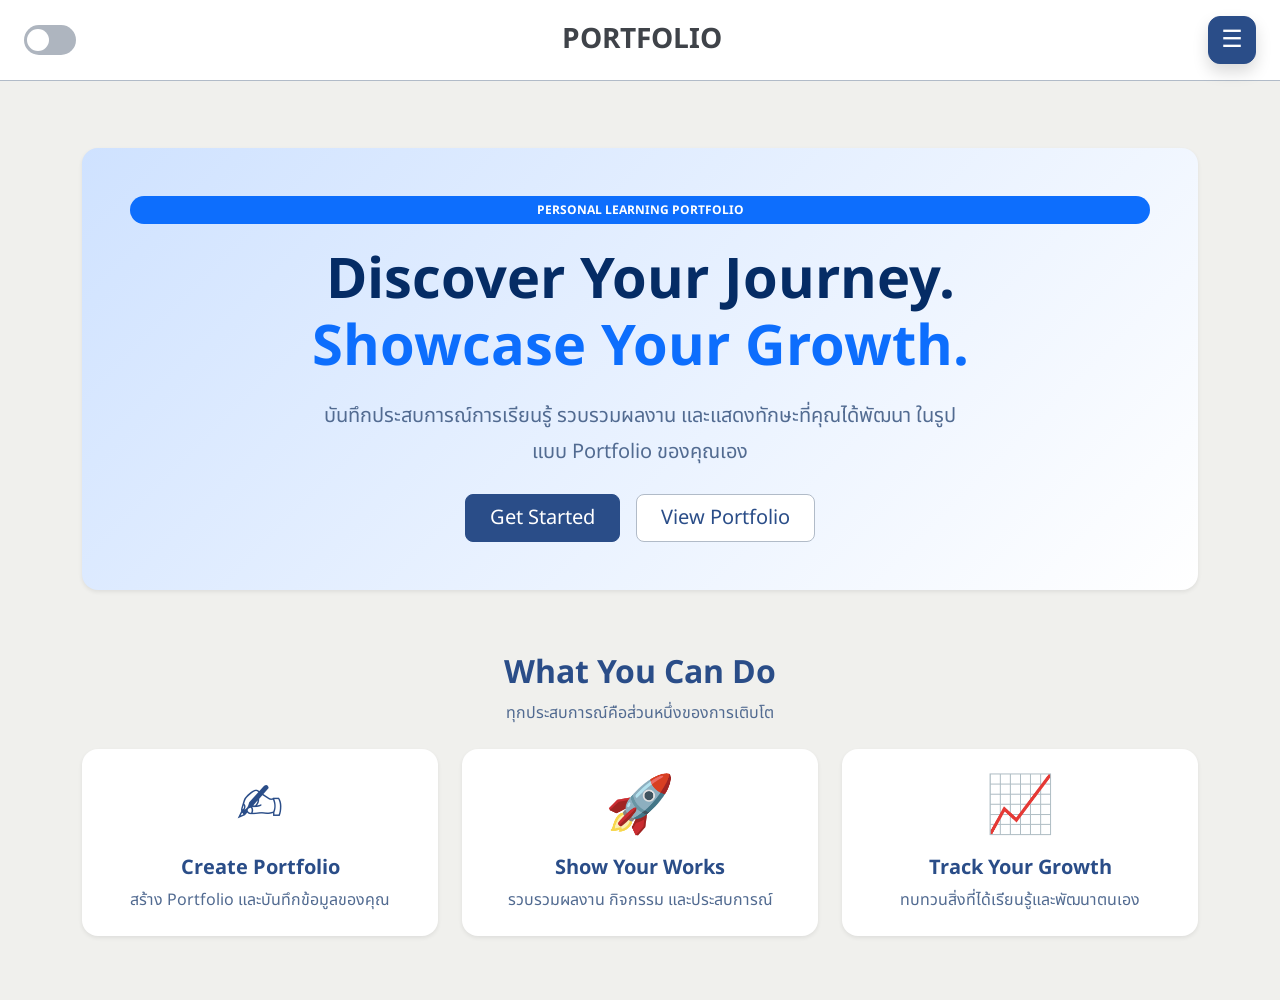
<file: index.html>
<!DOCTYPE html>
<html lang="th">
<head>
    <meta charset="UTF-8">
    <meta name="viewport" content="width=device-width, initial-scale=1">
    <title>PowerUP-TeamProject</title>

    <link rel="preconnect" href="https://fonts.googleapis.com">
    <link rel="preconnect" href="https://fonts.gstatic.com" crossorigin>
    <link href="https://fonts.googleapis.com/css2?family=Noto+Sans+Thai:wght@400;500;700&display=swap" rel="stylesheet">
    <link href="https://cdn.jsdelivr.net/npm/bootstrap@5.3.3/dist/css/bootstrap.min.css" rel="stylesheet">
    <link rel="stylesheet" href="css/style.css">
</head>

<body>
    <!-- <header class="d-flex flex-wrap align-items-center justify-content-between gap-3 px-4 py-3 bg-body border-bottom"> -->
    <header class="d-flex align-items-center justify-content-between gap-3 px-4 py-3 bg-body border-bottom position-fixed top-0 start-0 w-100 site-navbar">
        <button type="button" class="theme-toggle d-flex align-items-center" id="themeToggle" role="switch" aria-checked="false" aria-label="โหมดมืด" title="เปิดโหมดมืด">
            <span class="theme-toggle-thumb" aria-hidden="true"></span>
        </button>
        <h1 class="h3 fw-bold mb-0 text-body-emphasis">PORTFOLIO</h1>
        
        <button
            type="button"
            id="topNav"
            class="btn btn-primary shadow flex-shrink-0"
            style="z-index: 1040; width: 48px; height: 48px;"
            data-bs-toggle="offcanvas"
            data-bs-target="#pageMenu"
            aria-controls="pageMenu"
            aria-label="เปิดเมนู">
            <span class="fs-4">☰</span>
        </button>
    </header>

    
    <!-- Side Navigation -->
    <div
        class="offcanvas offcanvas-end text-bg-body"
        tabindex="-1"
        id="pageMenu"
        aria-labelledby="pageMenuLabel"
        data-bs-theme="auto">

        <div class="offcanvas-header border-bottom">
            <h5 class="offcanvas-title fw-bold" id="pageMenuLabel">
                MENU
            </h5>

            <button
                type="button"
                class="btn-close"
                data-bs-dismiss="offcanvas"
                aria-label="ปิด">
            </button>
        </div>

        <div class="offcanvas-body">
            <nav class="d-grid gap-3">

                <button type="button"
                    class="btn btn-outline-primary text-start fw-bold"
                    data-page="homePage"
                    data-bs-dismiss="offcanvas">
                    🏠 HOME
                </button>

                <button type="button"
                    class="btn btn-outline-primary text-start fw-bold"
                    data-page="createPage"
                    data-bs-dismiss="offcanvas">
                    ✍️ สร้าง Portfolio
                </button>

                <button type="button"
                    class="btn btn-outline-primary text-start fw-bold"
                    data-page="portfolioPage"
                    data-bs-dismiss="offcanvas">
                    📁 PORTFOLIO
                </button>

                <a href="Game/game.html"
                    class="btn btn-primary text-start fw-bold">
                    🎮 เล่น Blackjack
                </a>

            </nav>
        </div>
    </div>
    <!-- End Side Navigation -->


    <div class="container-fluid p-3 p-md-4">
    <!-- HOME PAGE -->
        <main id="homePage" class="container py-4 py-md-5">

            <!-- Hero Section -->
            <section class="home-hero bg-primary-subtle text-primary-emphasis rounded-4 p-4 p-md-5 text-center shadow-sm mb-5">

                <span class="badge text-bg-primary rounded-pill px-3 py-2 mb-4">
                    PERSONAL LEARNING PORTFOLIO
                </span>

                <h1 class="display-4 fw-bold mb-3">
                    Discover Your Journey.
                    <br>
                    <span class="text-primary">Showcase Your Growth.</span>
                </h1>

                <p class="fs-5 text-body-secondary mx-auto mb-4 home-description">
                    บันทึกประสบการณ์การเรียนรู้ รวบรวมผลงาน
                    และแสดงทักษะที่คุณได้พัฒนา
                    ในรูปแบบ Portfolio ของคุณเอง
                </p>

                <div class="d-flex flex-wrap justify-content-center gap-3">
                    <button type="button"
                        class="btn btn-primary btn-lg px-4"
                        data-page="createPage">
                        Get Started
                    </button>

                    <button type="button"
                        class="btn btn-outline-primary btn-lg px-4"
                        data-page="portfolioPage">
                        View Portfolio
                    </button>
                </div>
            </section>

            <!-- Features Section -->
            <section class="py-3">

                <div class="text-center mb-4">
                    <h2 class="fw-bold">What You Can Do</h2>
                    <p class="text-body-secondary">
                        ทุกประสบการณ์คือส่วนหนึ่งของการเติบโต
                    </p>
                </div>

                <div class="row row-cols-1 row-cols-md-3 g-4">

                    <!-- Feature 1 -->
                    <div class="col">
                        <div class="card h-100 border-0 shadow-sm rounded-4 text-center">
                            <div class="card-body p-4">
                                <div class="display-4 mb-3">✍️</div>
                                <h5 class="card-title fw-bold">Create Portfolio</h5>
                                <p class="card-text text-body-secondary">
                                    สร้าง Portfolio และบันทึกข้อมูลของคุณ
                                </p>
                            </div>
                        </div>
                    </div>

                    <!-- Feature 2 -->
                    <div class="col">
                        <div class="card h-100 border-0 shadow-sm rounded-4 text-center">
                            <div class="card-body p-4">
                                <div class="display-4 mb-3">🚀</div>
                                <h5 class="card-title fw-bold">Show Your Works</h5>
                                <p class="card-text text-body-secondary">
                                    รวบรวมผลงาน กิจกรรม และประสบการณ์
                                </p>
                            </div>
                        </div>
                    </div>

                    <!-- Feature 3 -->
                    <div class="col">
                        <div class="card h-100 border-0 shadow-sm rounded-4 text-center">
                            <div class="card-body p-4">
                                <div class="display-4 mb-3">📈</div>
                                <h5 class="card-title fw-bold">Track Your Growth</h5>
                                <p class="card-text text-body-secondary">
                                    ทบทวนสิ่งที่ได้เรียนรู้และพัฒนาตนเอง
                                </p>
                            </div>
                        </div>
                    </div>

                </div>
            </section>

        </main>
        <!-- END HOME PAGE -->

        <div class="row g-4 align-items-stretch">

            <!-- หน้า: สร้าง Portfolio -->
            <aside class="col-lg-4 create-panel d-flex flex-column" id="createPage" hidden>
                <div class="card bg-body-tertiary rounded-4 p-4">
                    <h2 class="h5 fw-bold text-body-emphasis mb-3">Create Portfolio</h2>
                    <!-- <p class="d-flex align-items-center gap-2 small fw-medium text-body-emphasis mb-3">
                        PORTFOLIO ที่บันทึกแล้ว
                        <span class="badge bg-dark" id="countBadge">0</span>
                        รายการ
                    </p>
                    <ul class="portfolio-list list-unstyled mb-4" id="createPortfolioList" aria-label="รายการ Portfolio ที่บันทึกแล้ว"></ul> -->

                    <form id="portfolioForm" novalidate>
                        <div class="field mb-3">
                            <label for="displayName" class="form-label">Name <span class="text-primary">*</span></label>
                            <div class="control">
                                <input type="text" id="displayName" class="form-control" placeholder="ระบุชื่อจริงหรือนามแฝง" required>
                            </div>
                            <div class="error-msg invalid-feedback">โปรดระบุชื่อที่ต้องการแสดง</div>
                        </div>

                        <div class="field mb-3">
                            <label for="enjoy" class="form-label">What I Enjoy <span class="text-primary">*</span></label>
                            <div class="control">
                                <textarea id="enjoy" class="form-control" rows="2" required placeholder="ระบุสิ่งที่คุณชื่นชอบ"></textarea>
                            </div>
                            <div class="error-msg invalid-feedback">โปรดระบุสิ่งที่คุณชอบทำ</div>
                        </div>

                        <div class="field mb-3">
                            <label for="tried" class="form-label">What I've Tried <span class="text-primary">*</span></label>
                            <div class="control">
                                <textarea id="tried" class="form-control" rows="2" required placeholder="ระบุสิ่งที่คุณเคยลองทำ"></textarea>
                            </div>
                            <div class="error-msg invalid-feedback">โปรดระบุสิ่งที่คุณเคยลองทำ</div>
                        </div>

                        <div class="field mb-3">
                            <label for="curious" class="form-label">What I'm Curious About <span class="text-primary">*</span></label>
                            <div class="control">
                                <textarea id="curious" class="form-control" rows="2" required placeholder="ระบุสิ่งที่คุณสนใจหรืออยากรู้เพิ่ม"></textarea>
                            </div>
                            <div class="error-msg invalid-feedback">โปรดระบุสิ่งที่คุณสนใจหรืออยากรู้เพิ่ม</div>
                        </div>

                        <button type="submit" class="btn btn-primary w-100 mt-2 py-2">บันทึก Portfolio</button>
                    </form>
                </div>
                <!-- กล่อง: Import Portfolio -->
                <div class="card bg-body-tertiary rounded-4 p-4 mt-4 flex-grow-1">
                    <h2 class="h5 fw-bold text-body-emphasis mb-3">Import Portfolio</h2>
                    <div class="mb-3">
                        <label for="importFile" class="form-label">เลือกไฟล์ .json (Upload File):</label>
                        <input type="file" id="importFile" class="form-control" accept=".json,application/json">
                    </div>

                    <div class="mb-3">
                        <label for="importJson" class="form-label">หรือวางข้อความ JSON (Paste JSON):</label>
                        <textarea id="importJson" class="form-control" rows="5" placeholder="วาง Portfolio JSON ที่นี่"></textarea>
                    </div>

                    <p class="text-danger small mb-3" id="importError" hidden></p>

                    <button type="button" class="btn btn-primary w-100 py-2 mt-auto" id="validateImportBtn">ตรวจสอบ JSON</button>
                </div>
            </aside>

            <div class="col-lg-8 create-content" hidden>
                <section class="card bg-body-tertiary rounded-4 p-4 h-100">
                    <h2 class="h4 mb-4">Create Portfolio Item</h2>

                    <form id="item-form" novalidate>
                        <div class="row g-3">
                            <div class="col-md-6">
                                <label for="title" class="form-label">Title <span class="text-danger">*</span></label>
                                <input type="text" id="title" name="title" class="form-control" required placeholder="ระบุชื่อผลงาน">
                                <div class="invalid-feedback">โปรดระบุชื่อผลงาน</div>
                            </div>

                            <div class="col-md-6">
                                <label for="type" class="form-label">Type <span class="text-danger">*</span></label>
                                <select id="type" name="type" class="form-select" required>
                                    <option value="">เลือกประเภท</option>
                                    <option value="Course Assignment">Course Assignment</option>
                                    <option value="Personal Project">Personal Project</option>
                                    <option value="Activity">Activity</option>
                                    <option value="Workshop">Workshop</option>
                                    <option value="Volunteer">Volunteer</option>
                                    <option value="Other">Other</option>
                                </select>
                                <div class="invalid-feedback">โปรดเลือกประเภท</div>
                            </div>

                            <div class="col-12" id="otherTypeField" hidden>
                                <label for="otherType" class="form-label">ระบุประเภทอื่น ๆ <span class="text-danger">*</span></label>
                                <input type="text" id="otherType" name="otherType" class="form-control" placeholder="พิมพ์รายละเอียดประเภทผลงาน">
                                <div class="invalid-feedback">โปรดระบุประเภทผลงาน</div>
                            </div>

                            <div class="col-md-6">
                                <label for="date" class="form-label">Date <span class="text-danger">*</span></label>
                                <input type="date" id="date" name="date" class="form-control" required>
                                <div class="invalid-feedback">โปรดเลือกวันที่ (ต้องไม่เป็นวันในอนาคต)</div>
                            </div>

                            <div class="col-md-6">
                                <label for="role" class="form-label">Role <span class="text-danger">*</span></label>
                                <input type="text" id="role" name="role" class="form-control" required placeholder="ระบุหน้าที่">
                                <div class="invalid-feedback">โปรดระบุหน้าที่</div>
                            </div>

                            <div class="col-12">
                                <label for="skills" class="form-label">Skills <span class="text-danger">*</span></label>
                                <input type="text" id="skills" name="skills" class="form-control" placeholder="ระบุทักษะที่ใช้" required>
                                <div class="invalid-feedback">โปรดระบุทักษะที่ใช้</div>
                            </div>

                            <div class="col-12">
                                <label for="description" class="form-label">Description <span class="text-danger">*</span></label>
                                <textarea id="description" name="description" class="form-control" rows="4" required placeholder="ระบุรายละเอียดงาน"></textarea>
                                <div class="invalid-feedback">โปรดระบุรายละเอียดงาน</div>
                            </div>
                        </div>

                        <h3 class="h5 mt-4 mb-3">Reflection</h3>

                        <div class="row g-3">
                            <div class="col-md-6">
                                <label for="whatIDid" class="form-label">What I did <span class="text-danger">*</span></label>
                                <textarea id="whatIDid" name="whatIDid" class="form-control" rows="4" required placeholder="ระบุสิ่งที่ทำ"></textarea>
                                <div class="invalid-feedback">โปรดระบุสิ่งที่ทำ</div>
                            </div>

                            <div class="col-md-6">
                                <label for="whatILearned" class="form-label">What I learned <span class="text-danger">*</span></label>
                                <textarea id="whatILearned" name="whatILearned" class="form-control" rows="4" required placeholder="ระบุสิ่งที่เรียนรู้"></textarea>
                                <div class="invalid-feedback">โปรดระบุสิ่งที่เรียนรู้</div>
                            </div>

                            <div class="col-md-6">
                                <label for="challenge" class="form-label">Challenge <span class="text-danger">*</span></label>
                                <textarea id="challenge" name="challenge" class="form-control" rows="4" required placeholder="ระบุความท้าทาย"></textarea>
                                <div class="invalid-feedback">โปรดระบุความท้าทาย</div>
                            </div>

                            <div class="col-md-6">
                                <label for="nextStep" class="form-label">Next step <span class="text-danger">*</span></label>
                                <textarea id="nextStep" name="nextStep" class="form-control" rows="4" required placeholder="ระบุสิ่งที่ต้องการทำต่อในอนาคต"></textarea>
                                <div class="invalid-feedback">โปรดระบุสิ่งที่ต้องการทำต่อ</div>
                            </div>

                            <div class="col-12">
                                <label for="evidence" class="form-label mb-0">Evidence <span class="text-danger">*</span></label>
                                <div class="form-text mt-0 mb-2">ลิงก์ต้องขึ้นต้นด้วย http:// หรือ https://</div>
                                <textarea id="evidence" name="evidence" class="form-control" rows="4" placeholder="ระบุลิงก์หลักฐาน" required></textarea>
                                <div class="invalid-feedback">ต้องมีอย่างน้อย 1 ลิงก์ และทุกบรรทัดต้องขึ้นต้นด้วย http:// หรือ https://</div>
                            </div>
                        </div>

                        <div class="d-flex flex-column flex-sm-row gap-2 mt-4">
                            <button type="submit" class="btn btn-primary px-4">บันทึก Portfolio Item</button>
                            <button type="reset" class="btn btn-link reset-button">ล้างฟอร์ม</button>
                        </div>
                    </form>
                </section>
            </div>

            <!-- หน้า: ดู Portfolio -->
            <aside class="col-lg-4 portfolio-panel" id="portfolioPage" hidden>
                <div class="card bg-body-tertiary rounded-4 p-4">
                    <h2 class="h5 fw-bold text-body-emphasis d-flex align-items-center gap-2 mb-3">
                        PORTFOLIO ที่บันทึกแล้ว
                        <span class="badge bg-dark" id="portfolioCountBadge">0</span>
                        รายการ
                    </h2>
                    <ul class="portfolio-list list-unstyled mb-0" id="portfolioList"></ul>
                </div>
            </aside>

            <div class="col-lg-8 portfolio-content" hidden>
                <main class="card bg-body rounded-4 p-4 mb-4" aria-live="polite">
                    <p class="text-body-secondary py-4 mb-0" id="emptyState" hidden>ยังไม่มี Portfolio</p>

                    <div id="detailContent" hidden>
                        <div class="d-flex flex-column flex-md-row justify-content-between align-items-start gap-3 mb-3">
                            <h1 class="fs-2 fw-normal text-break mb-0" id="detailTitle"></h1>
                            <button type="button" class="btn btn-sm btn-outline-danger flex-shrink-0" id="deleteBtn">ลบ Portfolio</button>
                        </div>

                        <section class="mt-3">
                            <h3 class="small fw-bold text-uppercase text-body-emphasis mb-0">What I Enjoy</h3>
                            <p class="text-break mb-0" id="detailEnjoy"></p>
                        </section>

                        <section class="mt-3">
                            <h3 class="small fw-bold text-uppercase text-body-emphasis mb-0">What I've Tried</h3>
                            <p class="text-break mb-0" id="detailTried"></p>
                        </section>

                        <section class="mt-3">
                            <h3 class="small fw-bold text-uppercase text-body-emphasis mb-0">What I'm Curious About</h3>
                            <p class="text-break mb-0" id="detailCurious"></p>
                        </section>
                    </div>
                </main>

                <section class="card bg-body rounded-3 p-4">
                    <h2 class="h4 text-body-emphasis mb-4">
                        PORTFOLIO ITEMS
                        <span class="badge bg-dark" id="itemCount">0</span>
                    </h2>
                    <div class="items-container" id="itemsContainer"></div>
                </section>
            </div>
        </div>
    </div>

    <script src="https://cdn.jsdelivr.net/npm/bootstrap@5.3.3/dist/js/bootstrap.bundle.min.js"></script>
    <script src="script.js"></script>
</body>
</html>
</file>
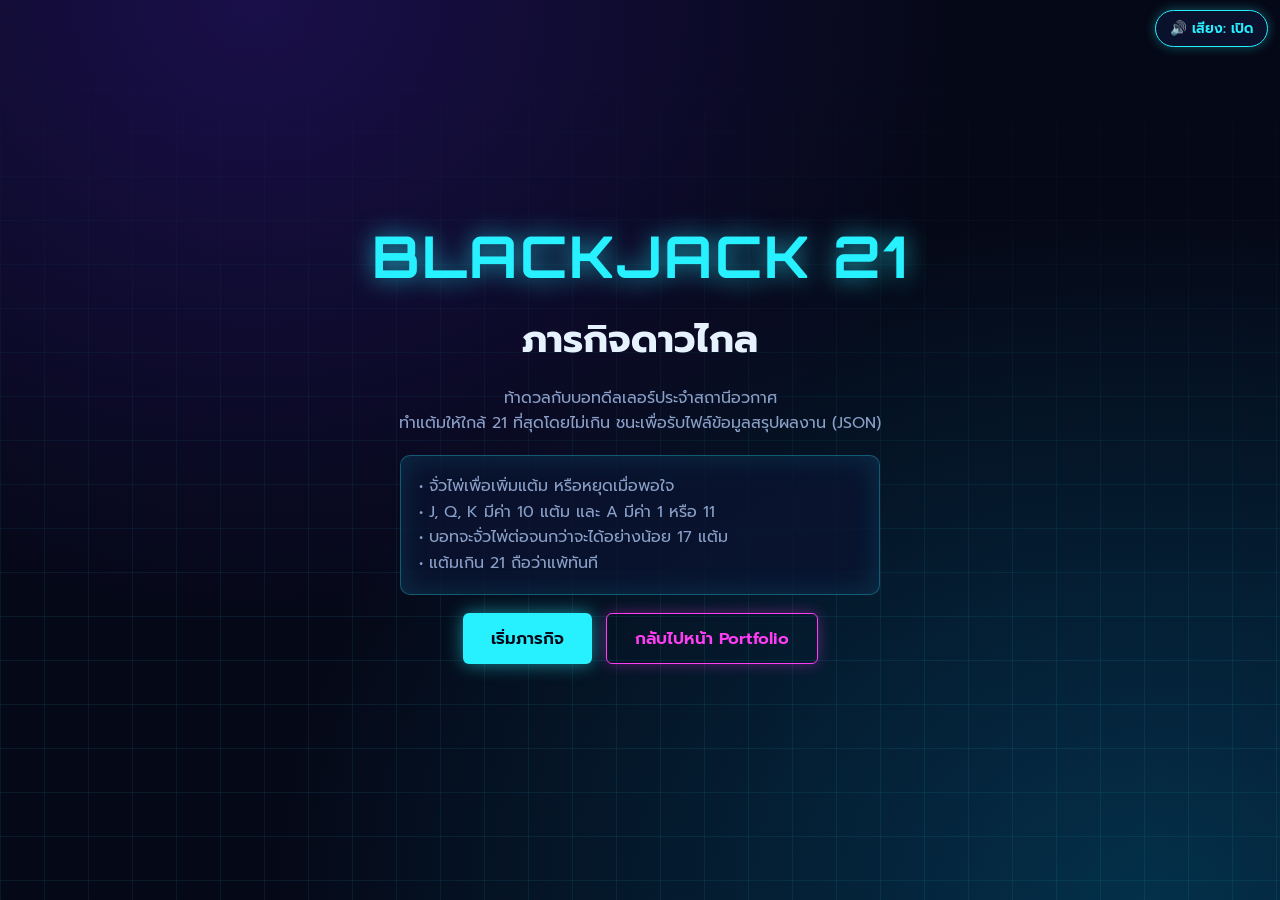
<file: Game/game.html>
<!DOCTYPE html>
<html lang="th">
<head>
<meta charset="utf-8">
<meta name="viewport" content="width=device-width, initial-scale=1, viewport-fit=cover">
<title>แบล็กแจ็ก: ภารกิจดาวไกล</title>
<link href="https://fonts.googleapis.com/css2?family=Orbitron:wght@600;900&family=Prompt:wght@400;600&display=swap" rel="stylesheet">
<link rel="stylesheet" href="game.css">
</head>
<body>
<button id="snd" aria-label="เปิดหรือปิดเสียง">🔊 เสียง: เปิด</button>

<section class="screen on" id="start">
  <h1>BLACKJACK 21</h1>
  <h2>ภารกิจดาวไกล</h2>
  <p>ท้าดวลกับบอทดีลเลอร์ประจำสถานีอวกาศ<br>ทำแต้มให้ใกล้ 21 ที่สุดโดยไม่เกิน ชนะเพื่อรับไฟล์ข้อมูลสรุปผลงาน (JSON)</p>
  <div class="panel" style="max-width:480px;text-align:left">
    <p>• จั่วไพ่เพื่อเพิ่มแต้ม หรือหยุดเมื่อพอใจ<br>• J, Q, K มีค่า 10 แต้ม และ A มีค่า 1 หรือ 11<br>• บอทจะจั่วไพ่ต่อจนกว่าจะได้อย่างน้อย 17 แต้ม<br>• แต้มเกิน 21 ถือว่าแพ้ทันที</p>
  </div>
  <div class="row"><button class="btn" id="startBtn">เริ่มภารกิจ</button><a class="btn alt" href="../index.html" id="toPortfolioStart">กลับไปหน้า Portfolio</a></div>
</section>

<section class="screen" id="game">
  <h2>BLACKJACK</h2><div class="card back" id="deck" aria-hidden="true">?</div>
  <div class="panel zone"><h3>บอทดีลเลอร์ <span class="score" id="ds">0</span></h3><div class="hand" id="dh"></div></div>
  <div id="status"></div>
  <div class="panel zone"><h3>ผู้เล่น <span class="score" id="ps">0</span></h3><div class="hand" id="ph"></div></div>
  <div class="row"><button class="btn go" id="hit">จั่วไพ่</button><button class="btn alt" id="stand">หยุด</button></div>
</section>

<section class="screen lose" id="lose">
  <h2>ภารกิจล้มเหลว</h2>
  <p id="loseMsg"></p>
  <div class="row"><button class="btn go" id="again1">เล่นอีกรอบ</button><button class="btn alt" id="quit">ออก</button><a class="btn alt" href="../index.html" id="toPortfolioLose">กลับไปหน้า Portfolio</a></div>
</section>

<section class="screen" id="draw">
  <h2>เสมอกัน</h2>
  <p>แต้มเท่ากับบอท ยังไม่มีผู้ชนะ ลองอีกครั้ง</p>
  <div class="row"><button class="btn go" id="again2">เล่นรอบใหม่</button><a class="btn alt" href="../index.html" id="toPortfolioDraw">กลับไปหน้า Portfolio</a></div>
</section>

<section class="screen" id="bye">
  <h2>ขอบคุณที่ร่วมภารกิจ</h2>
  <p>แล้วพบกันใหม่ นักบินอวกาศ</p>
  <button class="btn" id="home">กลับหน้าแรก</button>
</section>

<section class="screen win" id="win">
  <h2>ภารกิจสำเร็จ! คุณชนะ</h2>
  <p id="winMsg"></p>
  <p>กรอกชื่อ-นามสกุลของคุณเพื่อบันทึกข้อมูลลงในไฟล์ Portfolio JSON</p>
  <div class="fields">
    <div><label for="fullName">ชื่อ-นามสกุล</label><input id="fullName" maxlength="80" autocomplete="name" placeholder="เช่น สมชาย มีสุข"></div>
    <div id="err" role="alert"></div>
    <button class="btn" id="mk">สร้างและดาวน์โหลดไฟล์ .json</button>
  </div>
</section>

<section class="screen" id="result">
  <h2>บันทึกข้อมูลสำเร็จ</h2>
  <p id="dlMsg">ไฟล์ Portfolio JSON ของคุณพร้อมดาวน์โหลดแล้ว</p>
  <div class="row">
    <button class="btn go" id="dl">ดาวน์โหลดไฟล์ .json</button>
    <button class="btn alt" id="again3">เล่นอีกรอบ</button>
    <a class="btn alt" href="../index.html" id="toPortfolioCert">กลับไปหน้า Portfolio</a>
  </div>
</section>

<script src="game.js"></script>
</body>
</html>
</file>
<file: Game/game.css>
:root{--bg:#050816;--panel:#0b1330cc;--cyan:#27f0ff;--pink:#ff3df2;--lime:#7dff9a;--red:#ff4d6d;--txt:#e6f3ff;--mut:#8aa0c8;color-scheme:dark;box-sizing:border-box;padding-top:env(safe-area-inset-top,0px);padding-bottom:env(safe-area-inset-bottom,0px)}
*{box-sizing:border-box}
html,body{margin:0;min-height:100%}
body{background:radial-gradient(ellipse at 20% 0,#1a0f4a 0,transparent 50%),radial-gradient(ellipse at 90% 100%,#04304a 0,transparent 55%),var(--bg);color:var(--txt);font-family:'Prompt','Noto Sans Thai',Tahoma,sans-serif;min-height:100vh;
background-attachment:fixed}
body::before{content:"";position:fixed;inset:0;background-image:linear-gradient(#27f0ff14 1px,transparent 1px),linear-gradient(90deg,#27f0ff14 1px,transparent 1px);background-size:44px 44px;mask-image:linear-gradient(transparent,#000 70%);-webkit-mask-image:linear-gradient(transparent,#000 70%);pointer-events:none}
h1,h2,.num{font-family:'Orbitron','Prompt',sans-serif}
.screen{display:none;position:relative;max-width:900px;margin:0 auto;padding:24px 16px 40px;min-height:100vh;flex-direction:column;align-items:center;justify-content:center;text-align:center;gap:18px}
.screen.on{display:flex}
h1{font-size:clamp(2rem,7vw,3.6rem);margin:0;color:var(--cyan);text-shadow:0 0 24px #27f0ffaa;letter-spacing:.04em}
h2{font-size:clamp(1.6rem,5vw,2.4rem);margin:0}
p{margin:0;color:var(--mut);line-height:1.6}
.btn{font:600 1.05rem 'Prompt',sans-serif;color:var(--bg);background:var(--cyan);border:0;border-radius:6px;padding:12px 28px;cursor:pointer;box-shadow:0 0 18px #27f0ff88;transition:transform .15s,box-shadow .15s}
a.btn{display:inline-block;text-decoration:none;text-align:center}
.btn:hover{transform:translateY(-2px);box-shadow:0 0 28px #27f0ffcc}
.btn:focus-visible,input:focus-visible{outline:3px solid var(--pink);outline-offset:3px}
.btn.alt{background:transparent;color:var(--pink);border:1.5px solid var(--pink);box-shadow:0 0 14px #ff3df255}
.btn.go{background:var(--lime);box-shadow:0 0 18px #7dff9a88}
.btn:disabled{opacity:.35;cursor:not-allowed;transform:none}
.row{display:flex;gap:14px;flex-wrap:wrap;justify-content:center}
.panel{background:var(--panel);border:1px solid #27f0ff55;border-radius:10px;padding:18px;width:100%;box-shadow:0 0 30px #27f0ff22 inset}
#game{justify-content:flex-start;gap:14px}
.zone{width:100%}
.zone h3{margin:0 0 8px;font-size:1rem;color:var(--mut);font-weight:400}
.score{font-family:'Orbitron',sans-serif;color:var(--cyan);margin-left:8px}
.hand{display:flex;gap:10px;justify-content:center;min-height:128px;flex-wrap:wrap}
.card{width:80px;height:116px;border-radius:8px;background:linear-gradient(160deg,#16224d,#0a1130);border:1.5px solid var(--cyan);box-shadow:0 0 14px #27f0ff55;padding:7px;display:flex;flex-direction:column;justify-content:space-between;font:900 1.35rem 'Orbitron',sans-serif;text-align:left}
.card .s{align-self:center;font-size:2rem}
.card .r2{align-self:flex-end;transform:rotate(180deg)}
.card.red{color:var(--red);border-color:var(--pink);box-shadow:0 0 14px #ff3df255}
.card.back{background:repeating-linear-gradient(45deg,#1b0f4a 0 8px,#2a1670 8px 16px);border-color:var(--pink);color:transparent}
#status{min-height:2em;font-size:1.25rem;font-weight:600;color:var(--lime);text-shadow:0 0 12px #7dff9a66}
.lose h2{color:var(--red);text-shadow:0 0 20px #ff4d6d99}
.win h2{color:var(--lime);text-shadow:0 0 20px #7dff9a99}
input{width:100%;font:1rem 'Prompt',sans-serif;color:var(--txt);background:#050b22;border:1.5px solid #27f0ff77;border-radius:6px;padding:12px}
label{display:block;text-align:left;color:var(--mut);font-size:.9rem;margin-bottom:6px}
.fields{display:grid;gap:14px;width:100%;max-width:420px}
#err{color:var(--red);min-height:1.3em;font-size:.9rem}
.cert{background:#f8fbff;color:#0a1030;width:100%;max-width:760px;aspect-ratio:1.414/1;min-height:420px;border:6px double #0b6a8a;border-radius:6px;padding:28px 22px;display:flex;flex-direction:column;align-items:center;justify-content:space-between;position:relative;box-shadow:0 0 40px #27f0ff77}
.cert::before{content:"";position:absolute;inset:8px;border:1.5px solid #ff3df2;pointer-events:none}
.cert h2{font-size:clamp(1.4rem,5vw,2.4rem);color:#0b6a8a;letter-spacing:.06em}
.cert .nm{font:600 clamp(1.5rem,6vw,2.6rem) 'Prompt',sans-serif;border-bottom:2px solid #0b6a8a;padding:0 24px 4px;word-break:break-word}
.cert p{color:#2b3a66;font-size:clamp(.8rem,2.4vw,1rem)}
.cert .foot{display:flex;justify-content:space-between;align-items:flex-end;width:100%;gap:10px}
.hint{font-size:.8rem}
@media(max-width:520px){.card{width:64px;height:94px;font-size:1.05rem}.card .s{font-size:1.5rem}.hand{min-height:104px}}
#snd{position:fixed;top:calc(env(safe-area-inset-top,0px) + 10px);right:12px;z-index:20;font:600 .85rem 'Prompt',sans-serif;color:var(--cyan);background:#0b1330ee;border:1.5px solid var(--cyan);border-radius:20px;padding:7px 14px;cursor:pointer;box-shadow:0 0 12px #27f0ff55}
#snd:focus-visible{outline:3px solid var(--pink);outline-offset:3px}
#deck{position:absolute;top:18px;right:16px;width:54px;height:78px;padding:0;border-radius:6px;box-shadow:3px 3px 0 #1b0f4a,6px 6px 0 #2a1670,0 0 14px #ff3df255}
.card.fade-in{animation:fadeIn .3s ease-out both}
.card.flip{animation:flip .35s ease-out}
@keyframes fadeIn{from{opacity:0;transform:scale(0.95)}to{opacity:1;transform:none}}
@keyframes flip{from{transform:rotateY(90deg)}to{transform:none}}
@media print{#snd{display:none}}
@media(prefers-reduced-motion:reduce){*{animation:none!important;transition:none!important}}
@media print{body{background:#fff}body::before{display:none}.screen{display:none!important}#cert{display:flex!important;min-height:auto}.noprint{display:none!important}.cert{box-shadow:none;max-width:none}}
</file>
<file: css/style.css>
/* ปรับสีและฟอนต์ของ Bootstrap (โหมดสว่าง) */

:root {
  --bs-body-font-family: "Noto Sans Thai", "Segoe UI", system-ui, sans-serif;
  --bs-body-color: #2a4d88;
  --bs-secondary-color: #526b91;
  --bs-emphasis-color: #3f4349;
  --bs-border-color: #b1bbc8;
  --bs-dark-rgb: 63, 67, 73;
  --accent: #2a4d88;
  --accent-text: #2a4d88;
  --page-bg: #f0f0ed;
  --hover-bg: #e8ebef;
  --active-bg: #dce4ef;
  --tag-bg: #e5e9ef;
}

/* โหมดมืดทั้งหน้า (script.js ใส่ data-bs-theme="dark" ที่ <html>) */
[data-bs-theme="dark"] {
  --bs-body-color: #d3dcec;
  --bs-secondary-color: #9aabc6;
  --bs-emphasis-color: #f1f4fa;
  --bs-border-color: #33415f;
  --bs-body-bg: #17213d;
  --bs-body-bg-rgb: 23, 33, 61;
  --bs-tertiary-bg: #131c35;
  --bs-tertiary-bg-rgb: 19, 28, 53;
  --bs-dark-rgb: 74, 94, 130;
  --accent-text: #8fb3ef;
  --page-bg: #0d152b;
  --hover-bg: #21304f;
  --active-bg: #263a62;
  --tag-bg: #26355a;
}

body {
  background: var(--page-bg);
}

/* ให้ hidden ชนะคลาส d-* ของ Bootstrap เสมอ */
[hidden] {
  display: none !important;
}

.btn-primary {
  --bs-btn-bg: var(--accent);
  --bs-btn-border-color: var(--accent);
  --bs-btn-hover-bg: #203d6d;
  --bs-btn-hover-border-color: #203d6d;
  --bs-btn-active-bg: #203d6d;
}

.btn-outline-primary {
  --bs-btn-color: var(--accent-text);
  --bs-btn-bg: var(--bs-body-bg);
  --bs-btn-border-color: var(--bs-border-color);
  --bs-btn-hover-bg: var(--accent);
  --bs-btn-hover-border-color: var(--accent);
  --bs-btn-active-bg: var(--accent);
  --bs-btn-active-border-color: var(--accent);
}

/* ปุ่มสลับโหมดมืด */
.theme-toggle {
  display: flex !important;
  align-items: center;
  flex: 0 0 52px;
  width: 52px;
  height: 30px;
  padding: 3px;
  cursor: pointer;
  background: #aeb5bf;
  border: 0;
  border-radius: 999px;
  transition: background-color 0.2s;
}

.theme-toggle:focus-visible {
  outline: 3px solid rgba(42, 77, 136, 0.4);
  outline-offset: 2px;
}

[data-bs-theme="dark"] .theme-toggle {
  background: var(--accent);
}

.theme-toggle-thumb {
  display: block;
  flex: 0 0 22px;
  width: 22px;
  height: 22px;
  background: #fff;
  border-radius: 50%;
  transition: transform 0.2s;
}

.theme-toggle[aria-checked="true"] .theme-toggle-thumb {
  transform: translateX(22px);
}

/* รายการ Portfolio (สร้างจาก script.js) */
/* .portfolio-list li + li {
  border-top: 1px solid var(--bs-border-color);
} */
/* กล่องแสดงรายการ Portfolio */
.portfolio-list {
  list-style: none;
  margin: 0 0 22px;
  padding: 0;

  /* จำกัดความสูงของรายการ */
  max-height: 200px;

  /* เมื่อรายการเกินพื้นที่ ให้เลื่อนดูภายในกล่อง */
  overflow-y: auto;

  /* ป้องกันรายการล้นออกด้านข้าง */
  overflow-x: hidden;

  /* เพิ่มระยะห่างระหว่างรายการกับขอบกล่อง */
  padding-right: 6px;
}

.list-empty {
  padding: 12px 0;
  color: var(--bs-secondary-color);
}

.portfolio-item {
  display: block;
  width: 100%;
  padding: 11px 18px;
  color: inherit;
  text-align: left;
  background: none;
  border: 0;
  border-left: 4px solid transparent;
}

.portfolio-item:hover {
  background: var(--hover-bg);
}

.portfolio-item.active {
  background: var(--active-bg);
  border-left-color: var(--accent);
}

.portfolio-item .name {
  display: block;
  font-size: 17px;
  font-weight: 700;
}

.portfolio-item .count {
  display: block;
  font-size: 14px;
  color: var(--bs-secondary-color);
}

/* การแจ้งเตือนฟอร์ม (script.js เพิ่มคลาส .invalid) */
.error-msg {
  display: none !important;
}

.field.invalid .error-msg {
  display: block !important;
}

.field.invalid .form-control {
  border-color: var(--bs-danger);
}

/* การ์ด Portfolio Item (สร้างจาก script.js) */
#itemsContainer {
  display: grid;
  gap: 1.5rem;
}

@media (min-width: 768px) {
  #itemsContainer {
    grid-template-columns: repeat(2, minmax(0, 1fr));
  }
}

.portfolio-item-card {
  padding: 24px;
  background: var(--bs-body-bg);
  border: 1px solid var(--bs-border-color);
  border-radius: 12px;
  overflow-wrap: anywhere;
}

.portfolio-item-card .item-title {
  font-size: 24px;
  font-weight: 500;
}

.portfolio-item-card .item-meta,
.item-reflection h4 {
  color: var(--bs-secondary-color);
  font-size: 16px;
}

.item-skills {
  display: flex;
  flex-wrap: wrap;
  gap: 6px;
  margin: 12px 0 20px;
}

.item-skills span {
  padding: 4px 14px;
  font-size: 14px;
  background: var(--tag-bg);
  border-radius: 20px;
}

.delete-item-btn {
  margin-top: 16px;
  padding: 8px 14px;
  color: #dc2626;
  background: transparent;
  border: 1px solid #dc2626;
  border-radius: 6px;
}

.delete-item-btn:hover {
  background: rgba(220, 38, 38, 0.1);
}

.edit-item-btn {
  margin-top: 16px;
  padding: 8px 14px;
  color: var(--bs-body-color);
  background: var(--bs-body-bg);
  border: 1px solid var(--bs-border-color);
  border-radius: 6px;
}

.edit-item-btn:hover {
  background: var(--bs-tertiary-bg);
}

.edit-item-btn {
  color: black;
  border: 1px solid gold;
}

.edit-item-btn:hover {
  background-color: #fff3cd;
  border-color: #e6c76a;
  color: #856404;
}

.edit-item-btn:active {
  background: #fff3cd;
  border-color: #e6c76a;
  color: #856404;
}

/* Hero Section */
.home-hero {
    min-height: 380px;
    display: flex;
    flex-direction: column;
    justify-content: center;
    background-image: linear-gradient(
        135deg,
        var(--bs-primary-bg-subtle),
        var(--bs-body-bg)
    );
}

/* จำกัดความกว้างข้อความ */
.home-description {
    max-width: 650px;
    line-height: 1.8;
}

/* Feature Cards */
#homePage .card {
    transition: transform 0.25s ease, box-shadow 0.25s ease;
}

#homePage .card:hover {
    transform: translateY(-6px);
    box-shadow: var(--bs-box-shadow) !important;
}

/* ปรับขนาดบนมือถือ */
@media (max-width: 576px) {
    .home-hero {
        min-height: auto;
    }

    .home-hero h1 {
        font-size: 2rem;
    }

    .home-description {
        font-size: 1rem !important;
    }
}

/* =================================
   HAMBURGER MENU CUSTOM STYLE
================================= */

/* ปรับปุ่ม Hamburger */
#topNav {
    display: flex;
    align-items: center;
    justify-content: center;
    border-radius: 12px;
}

/* ปรับความกว้างเมนูด้านข้าง */
#pageMenu {
    width: 300px;
    max-width: 85vw;
}

/* ปรับปุ่มเมนู */
#pageMenu .btn {
    padding: 12px 16px;
    border-radius: 10px;
}

/* ปรับบนมือถือ */
@media (max-width: 576px) {
    #pageMenu {
        width: 280px;
    }
}

/* Navbar ลอยติดด้านบนของหน้าจอ */
.site-navbar {
  z-index: 1030;
  min-height: 76px;
}

/* เว้นพื้นที่ด้านบนไม่ให้ Navbar บังเนื้อหา */
body {
  padding-top: 76px;
}
</file>
